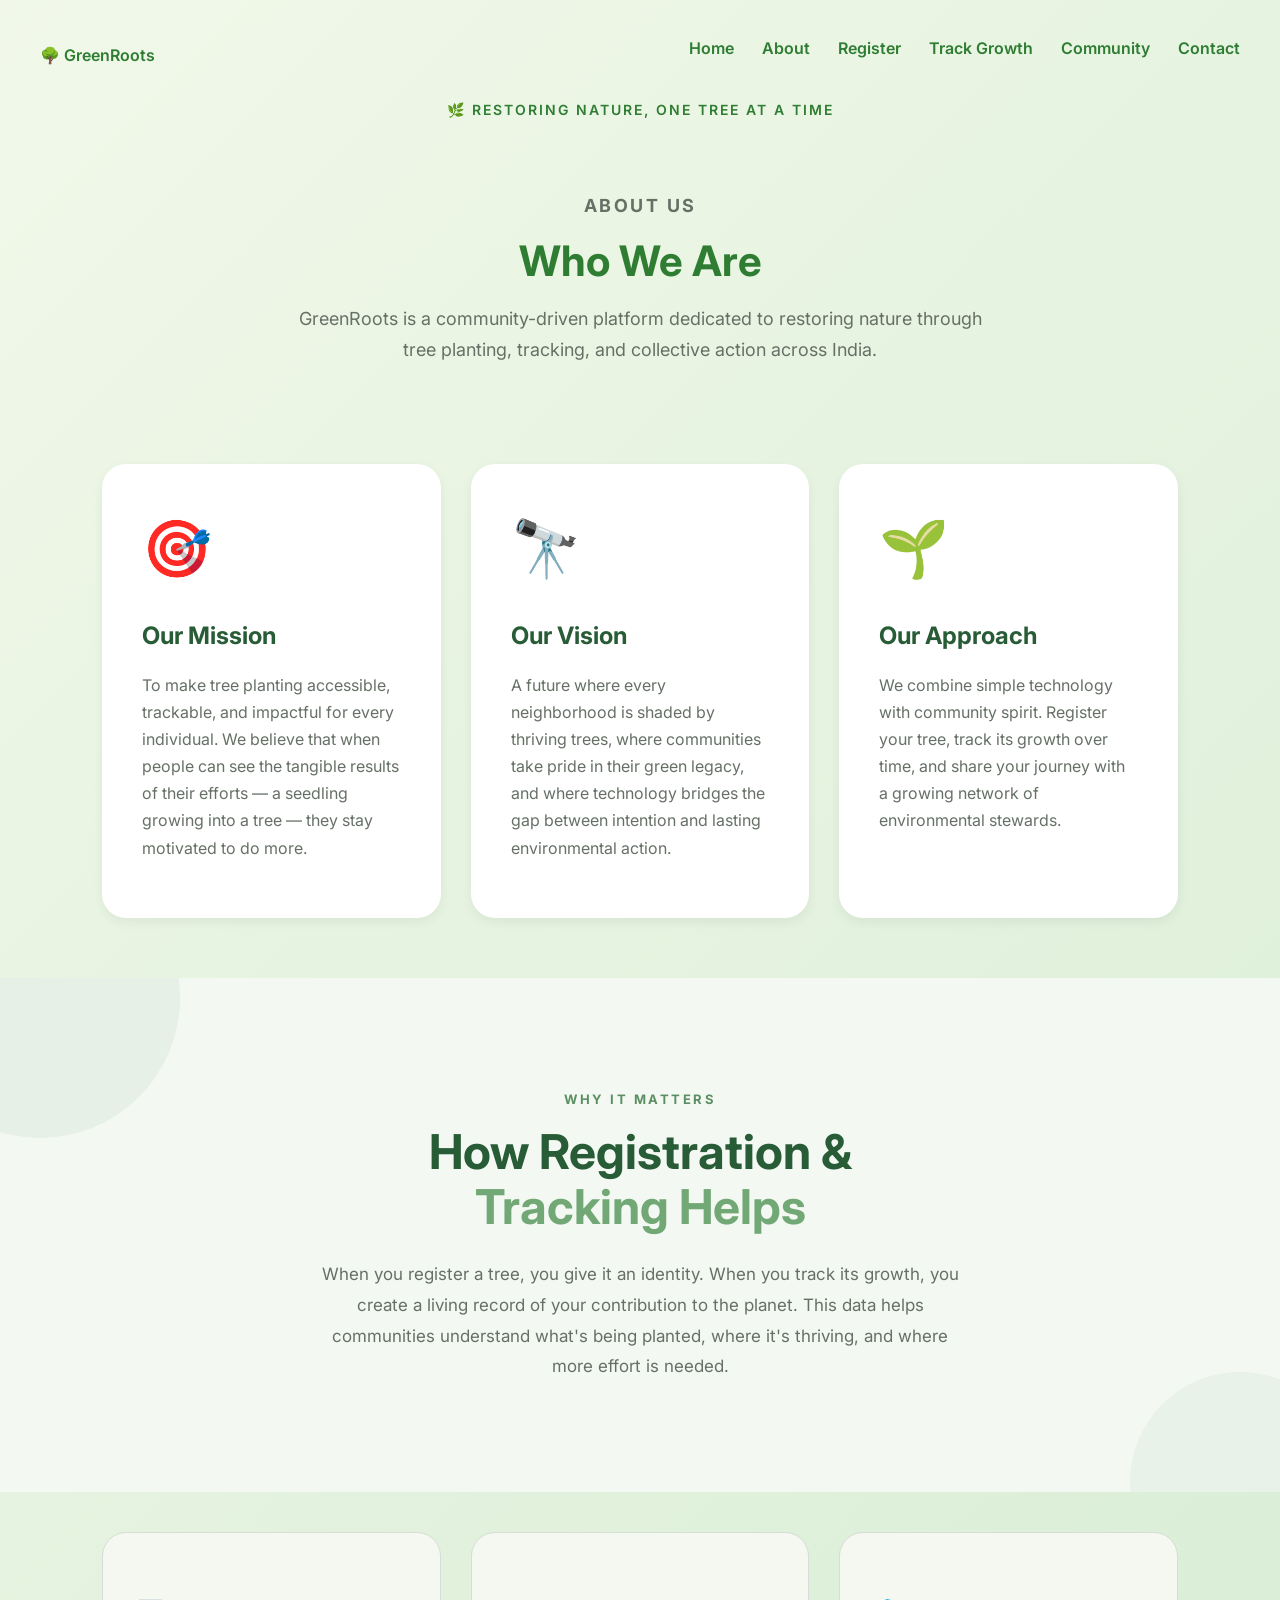
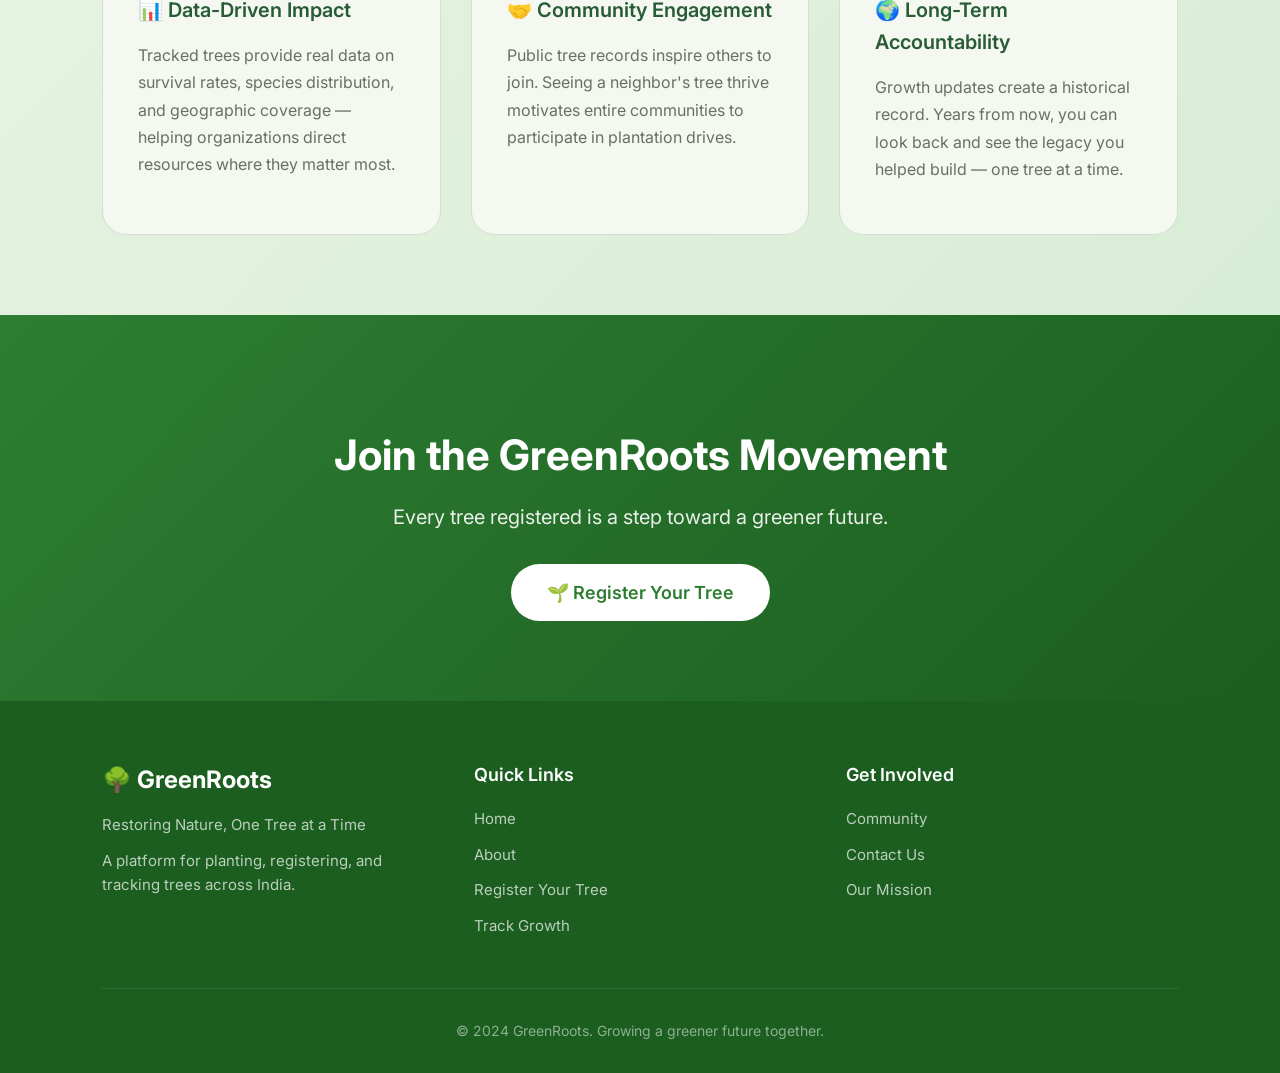
<file: about.html>
<!DOCTYPE html>
<html lang="en">
<head>
    <meta charset="UTF-8">
    <meta name="viewport" content="width=device-width, initial-scale=1.0">
    <title>About GreenRoots — Our Mission & Vision</title>
    <meta name="description" content="Learn about GreenRoots — our mission, vision, and how tree registration and tracking helps build a greener future.">
    <link rel="preconnect" href="https://fonts.googleapis.com">
    <link rel="preconnect" href="https://fonts.gstatic.com" crossorigin>
    <link href="https://fonts.googleapis.com/css2?family=Inter:wght@400;500;600;700;800&display=swap" rel="stylesheet">
    <link rel="stylesheet" href="style.css">
</head>
<body>
<header>
    <nav>
        <h1><a href="index.html">🌳 GreenRoots</a></h1>
        <ul class="nav-links">
            <li><a href="index.html">Home</a></li>
            <li><a href="about.html">About</a></li>
            <li><a href="register.html">Register</a></li>
            <li><a href="track.html">Track Growth</a></li>
            <li><a href="community.html">Community</a></li>
            <li><a href="contact.html">Contact</a></li>
        </ul>
        <button class="nav-toggle" aria-label="Toggle navigation menu" aria-expanded="false">
            <span></span>
            <span></span>
            <span></span>
        </button>
    </nav>
    <p class="tagline">🌿 Restoring Nature, One Tree at a Time</p>
</header>

<main>
    <section class="page-header">
        <p class="mission-tag">ABOUT US</p>
        <h2>Who We Are</h2>
        <p>GreenRoots is a community-driven platform dedicated to restoring nature through tree planting, tracking, and collective action across India.</p>
    </section>

    <section class="about-section">
        <div class="about-grid">
            <div class="about-card">
                <div class="about-icon">🎯</div>
                <h3>Our Mission</h3>
                <p>To make tree planting accessible, trackable, and impactful for every individual. We believe that when people can see the tangible results of their efforts — a seedling growing into a tree — they stay motivated to do more.</p>
            </div>
            <div class="about-card">
                <div class="about-icon">🔭</div>
                <h3>Our Vision</h3>
                <p>A future where every neighborhood is shaded by thriving trees, where communities take pride in their green legacy, and where technology bridges the gap between intention and lasting environmental action.</p>
            </div>
            <div class="about-card">
                <div class="about-icon">🌱</div>
                <h3>Our Approach</h3>
                <p>We combine simple technology with community spirit. Register your tree, track its growth over time, and share your journey with a growing network of environmental stewards.</p>
            </div>
        </div>
    </section>

    <section class="mission-section">
        <div class="mission-content">
            <p class="mission-tag">WHY IT MATTERS</p>
            <h2>How Registration &<br><span>Tracking Helps</span></h2>
            <p class="mission-description">
                When you register a tree, you give it an identity. When you track its growth, you create a living record of your contribution to the planet. This data helps communities understand what's being planted, where it's thriving, and where more effort is needed.
            </p>
        </div>
    </section>

    <section class="about-benefits">
        <div class="benefit-row">
            <div class="benefit-item">
                <h4>📊 Data-Driven Impact</h4>
                <p>Tracked trees provide real data on survival rates, species distribution, and geographic coverage — helping organizations direct resources where they matter most.</p>
            </div>
            <div class="benefit-item">
                <h4>🤝 Community Engagement</h4>
                <p>Public tree records inspire others to join. Seeing a neighbor's tree thrive motivates entire communities to participate in plantation drives.</p>
            </div>
            <div class="benefit-item">
                <h4>🌍 Long-Term Accountability</h4>
                <p>Growth updates create a historical record. Years from now, you can look back and see the legacy you helped build — one tree at a time.</p>
            </div>
        </div>
    </section>

    <section class="cta-section">
        <div class="cta-content">
            <h2>Join the GreenRoots Movement</h2>
            <p>Every tree registered is a step toward a greener future.</p>
            <button onclick="window.location.href='register.html'">🌱 Register Your Tree</button>
        </div>
    </section>
</main>

<footer class="site-footer">
    <div class="footer-content">
        <div class="footer-section">
            <h3>🌳 GreenRoots</h3>
            <p>Restoring Nature, One Tree at a Time</p>
            <p class="footer-desc">A platform for planting, registering, and tracking trees across India.</p>
        </div>
        <div class="footer-section">
            <h4>Quick Links</h4>
            <ul>
                <li><a href="index.html">Home</a></li>
                <li><a href="about.html">About</a></li>
                <li><a href="register.html">Register Your Tree</a></li>
                <li><a href="track.html">Track Growth</a></li>
            </ul>
        </div>
        <div class="footer-section">
            <h4>Get Involved</h4>
            <ul>
                <li><a href="community.html">Community</a></li>
                <li><a href="contact.html">Contact Us</a></li>
                <li><a href="about.html">Our Mission</a></li>
            </ul>
        </div>
    </div>
    <div class="footer-bottom">
        <p>© 2024 GreenRoots. Growing a greener future together.</p>
    </div>
</footer>

<script src="supabase-client.js"></script>
<script src="app.js"></script>
</body>
</html>
</file>
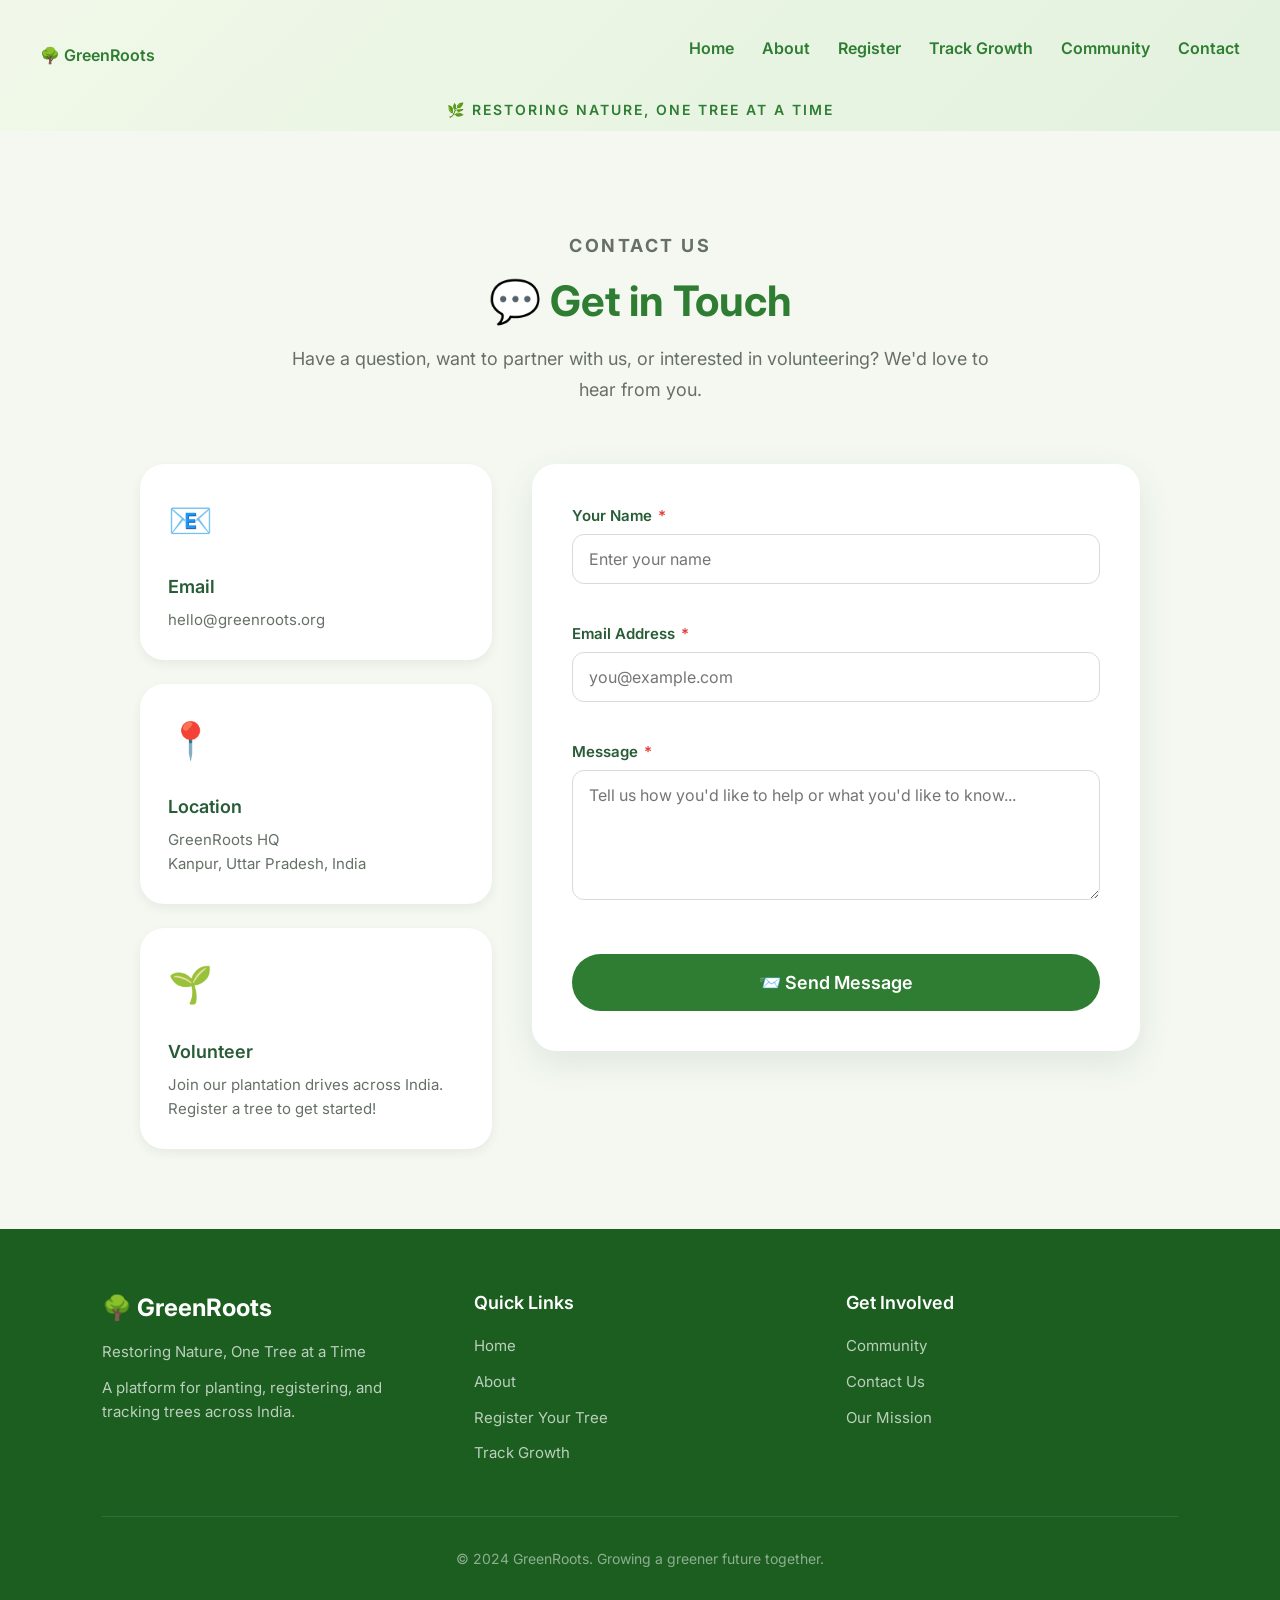
<file: contact.html>
<!DOCTYPE html>
<html lang="en">
<head>
    <meta charset="UTF-8">
    <meta name="viewport" content="width=device-width, initial-scale=1.0">
    <title>Contact GreenRoots</title>
    <meta name="description" content="Get in touch with GreenRoots — questions, partnerships, or volunteer inquiries.">
    <link rel="preconnect" href="https://fonts.googleapis.com">
    <link rel="preconnect" href="https://fonts.gstatic.com" crossorigin>
    <link href="https://fonts.googleapis.com/css2?family=Inter:wght@400;500;600;700;800&display=swap" rel="stylesheet">
    <link rel="stylesheet" href="style.css">
</head>
<body>
<header>
    <nav>
        <h1><a href="index.html">🌳 GreenRoots</a></h1>
        <ul class="nav-links">
            <li><a href="index.html">Home</a></li>
            <li><a href="about.html">About</a></li>
            <li><a href="register.html">Register</a></li>
            <li><a href="track.html">Track Growth</a></li>
            <li><a href="community.html">Community</a></li>
            <li><a href="contact.html">Contact</a></li>
        </ul>
        <button class="nav-toggle" aria-label="Toggle navigation menu" aria-expanded="false">
            <span></span>
            <span></span>
            <span></span>
        </button>
    </nav>
    <p class="tagline">🌿 Restoring Nature, One Tree at a Time</p>
</header>

<main class="contact-page">
    <div class="page-header">
        <p class="mission-tag">CONTACT US</p>
        <h2>💬 Get in Touch</h2>
        <p>Have a question, want to partner with us, or interested in volunteering? We'd love to hear from you.</p>
    </div>

    <div class="contact-layout">
        <div class="contact-info">
            <div class="contact-info-item">
                <div class="contact-info-icon">📧</div>
                <h4>Email</h4>
                <p>hello@greenroots.org</p>
            </div>
            <div class="contact-info-item">
                <div class="contact-info-icon">📍</div>
                <h4>Location</h4>
                <p>GreenRoots HQ<br>Kanpur, Uttar Pradesh, India</p>
            </div>
            <div class="contact-info-item">
                <div class="contact-info-icon">🌱</div>
                <h4>Volunteer</h4>
                <p>Join our plantation drives across India. Register a tree to get started!</p>
            </div>
        </div>

        <form class="contact-form" id="contact-form" novalidate>
            <div class="form-group">
                <label for="contact-name">Your Name <span class="required">*</span></label>
                <input type="text" id="contact-name" placeholder="Enter your name" required>
                <span class="field-error" id="error-contact-name"></span>
            </div>
            <div class="form-group">
                <label for="contact-email">Email Address <span class="required">*</span></label>
                <input type="email" id="contact-email" placeholder="you@example.com" required>
                <span class="field-error" id="error-contact-email"></span>
            </div>
            <div class="form-group">
                <label for="contact-message">Message <span class="required">*</span></label>
                <textarea id="contact-message" placeholder="Tell us how you'd like to help or what you'd like to know..." rows="5" required></textarea>
                <span class="field-error" id="error-contact-message"></span>
            </div>
            <div class="form-message" id="contact-form-message"></div>
            <button type="submit" id="contact-submit-btn">📨 Send Message</button>
        </form>
    </div>
</main>

<footer class="site-footer">
    <div class="footer-content">
        <div class="footer-section">
            <h3>🌳 GreenRoots</h3>
            <p>Restoring Nature, One Tree at a Time</p>
            <p class="footer-desc">A platform for planting, registering, and tracking trees across India.</p>
        </div>
        <div class="footer-section">
            <h4>Quick Links</h4>
            <ul>
                <li><a href="index.html">Home</a></li>
                <li><a href="about.html">About</a></li>
                <li><a href="register.html">Register Your Tree</a></li>
                <li><a href="track.html">Track Growth</a></li>
            </ul>
        </div>
        <div class="footer-section">
            <h4>Get Involved</h4>
            <ul>
                <li><a href="community.html">Community</a></li>
                <li><a href="contact.html">Contact Us</a></li>
                <li><a href="about.html">Our Mission</a></li>
            </ul>
        </div>
    </div>
    <div class="footer-bottom">
        <p>© 2024 GreenRoots. Growing a greener future together.</p>
    </div>
</footer>

<script src="supabase-client.js"></script>
<script src="app.js"></script>
</body>
</html>
</file>
<file: style.css>
:root {
    --green-primary: #2e7d32;
    --green-dark: #1b5e20;
    --green-light: #e8f5e9;
    --green-accent: #72a875;
    --green-soft: #f4f8f1;
    --green-border: #d5ddd5;
    --text-dark: #285c36;
    --text-body: #444;
    --text-muted: #667066;
    --text-light: #748074;
    --white: #ffffff;
    --shadow-sm: 0 4px 12px rgba(0,0,0,0.06);
    --shadow-md: 0 8px 25px rgba(40, 92, 54, 0.08);
    --shadow-lg: 0 12px 35px rgba(40, 92, 54, 0.10);
    --radius-sm: 12px;
    --radius-md: 16px;
    --radius-lg: 24px;
    --transition: 0.3s ease;
}

* {
    box-sizing: border-box;
}

body {
    margin: 0;
    font-family: 'Inter', Arial, sans-serif;
    background: linear-gradient(-45deg, #e8f5e9, #dcedc8, #c8e6c9, #f1f8e9);
    background-size: 400% 400%;
    animation: gradientMove 10s ease infinite;
    color: var(--text-body);
    line-height: 1.6;
}

h1 {
    color: var(--green-primary);
    font-size: 48px;
    font-weight: 800;
    margin: 0;
}

h1 a {
    color: inherit;
    text-decoration: none;
}

h2 {
    color: var(--green-primary);
    font-size: 42px;
    margin-bottom: 20px;
    line-height: 1.2;
    font-weight: 700;
}

h3 {
    color: var(--text-dark);
    font-weight: 700;
}

h4 {
    color: var(--text-dark);
    font-weight: 600;
}

p {
    color: var(--text-body);
    font-size: 18px;
    line-height: 1.7;
}

button {
    background-color: var(--green-primary);
    color: var(--white);
    border: none;
    padding: 18px 36px;
    font-size: 18px;
    font-weight: 600;
    cursor: pointer;
    transition: var(--transition);
    border-radius: 50px;
    font-family: inherit;
}

button:hover {
    transform: translateY(-4px);
    box-shadow: 0 10px 25px rgba(46, 125, 50, 0.3);
    background: #388e3c;
}

button:active {
    transform: translateY(-1px);
}

.btn-secondary {
    background: transparent;
    color: var(--green-primary);
    border: 2px solid var(--green-primary);
    margin-left: 12px;
}

.btn-secondary:hover {
    background: var(--green-light);
    color: var(--green-primary);
}

/* Navigation */
header {
    position: relative;
    z-index: 100;
}

nav {
    display: flex;
    justify-content: space-between;
    align-items: center;
    padding: 20px 40px;
    max-width: 1400px;
    margin: 0 auto;
}

nav h1 {
    font-size: 36px;
}

.nav-links {
    list-style: none;
    display: flex;
    gap: 28px;
    margin: 0;
    padding: 0;
}

nav a {
    font-size: 16px;
    text-decoration: none;
    color: var(--green-primary);
    font-weight: 600;
    transition: var(--transition);
    position: relative;
}

nav a:hover {
    color: var(--green-dark);
}

nav a::after {
    content: '';
    position: absolute;
    bottom: -4px;
    left: 0;
    width: 0;
    height: 2px;
    background: var(--green-primary);
    transition: width 0.3s ease;
}

nav a:hover::after {
    width: 100%;
}

.nav-toggle {
    display: none;
    flex-direction: column;
    gap: 5px;
    background: none;
    border: none;
    padding: 8px;
    cursor: pointer;
}

.nav-toggle span {
    display: block;
    width: 28px;
    height: 3px;
    background: var(--green-primary);
    border-radius: 2px;
    transition: var(--transition);
}

.nav-toggle.active span:nth-child(1) {
    transform: rotate(45deg) translate(6px, 6px);
}
.nav-toggle.active span:nth-child(2) {
    opacity: 0;
}
.nav-toggle.active span:nth-child(3) {
    transform: rotate(-45deg) translate(6px, -6px);
}

.tagline {
    font-size: 14px;
    font-weight: 600;
    color: var(--green-primary);
    text-transform: uppercase;
    letter-spacing: 2px;
    text-align: center;
    padding: 0 20px 10px;
    margin: 0;
}

/* Hero */
.hero {
    display: flex;
    justify-content: space-between;
    align-items: center;
    padding: 40px 60px;
    max-width: 1400px;
    margin: 0 auto;
    gap: 40px;
}

.hero-text {
    width: 55%;
    max-width: 600px;
}

.hero-text h2 {
    margin-top: 0;
}

.hero-text p {
    font-size: 20px;
    margin-bottom: 28px;
}

.hero-image {
    flex: 1;
    display: flex;
    justify-content: center;
    align-items: center;
}

.hero-image img {
    height: 500px;
    width: auto;
    max-width: 100%;
    animation: floatTree 4s ease-in-out infinite;
    filter: drop-shadow(0 20px 40px rgba(40, 92, 54, 0.15));
}

@keyframes floatTree {
    0% { transform: translateY(0); }
    50% { transform: translateY(-20px); }
    100% { transform: translateY(0); }
}

@keyframes gradientMove {
    0% { background-position: 0% 50%; }
    50% { background-position: 100% 50%;; }
    100% { background-position: 0% 50%; }
}

/* Features */
.features {
    padding: 80px 10%;
    text-align: center;
    background: #f8fff8;
}

.features h2 {
    font-size: 40px;
    margin-bottom: 50px;
}

.cards {
    display: flex;
    justify-content: center;
    gap: 30px;
    flex-wrap: wrap;
}

.card {
    width: 330px;
    min-height: 250px;
    background: var(--white);
    padding: 40px;
    border-radius: var(--radius-lg);
    box-shadow: var(--shadow-sm);
    transition: var(--transition);
    text-align: center;
}

.card:hover {
    transform: translateY(-10px);
    box-shadow: var(--shadow-lg);
}

.card h3 {
    font-size: 80px;
    margin: 0 0 22px;
    line-height: 1;
}

.card h4 {
    font-size: 24px;
    margin-bottom: 15px;
}

.card p {
    color: #666;
    line-height: 1.6;
    font-size: 16px;
}

/* Stats Section */
.stats-section {
    padding: 80px 8%;
    text-align: center;
    background: var(--white);
}

.stats-section h2 {
    margin-bottom: 50px;
}

.stats-row {
    display: flex;
    align-items: center;
    justify-content: center;
    gap: 40px;
    flex-wrap: wrap;
}

.stat-item {
    display: flex;
    flex-direction: column;
    align-items: center;
    gap: 8px;
}

.stat-item strong {
    font-size: 48px;
    font-weight: 800;
    color: var(--text-dark);
}

.stat-item span {
    font-size: 15px;
    letter-spacing: 0.5px;
    color: var(--text-light);
    font-weight: 500;
}

.stat-divider {
    width: 1px;
    height: 60px;
    background: rgba(40, 92, 54, 0.15);
}

/* How It Works */
.how-it-works {
    padding: 80px 8%;
    text-align: center;
    background: var(--green-soft);
}

.how-it-works h2 {
    margin-bottom: 50px;
}

.steps {
    display: flex;
    justify-content: center;
    align-items: flex-start;
    gap: 20px;
    flex-wrap: wrap;
}

.step {
    width: 300px;
    background: var(--white);
    padding: 40px 30px;
    border-radius: var(--radius-lg);
    box-shadow: var(--shadow-sm);
    transition: var(--transition);
    text-align: center;
}

.step:hover {
    transform: translateY(-6px);
    box-shadow: var(--shadow-md);
}

.step-number {
    width: 56px;
    height: 56px;
    border-radius: 50%;
    background: var(--green-primary);
    color: var(--white);
    font-size: 26px;
    font-weight: 700;
    display: flex;
    align-items: center;
    justify-content: center;
    margin: 0 auto 20px;
}

.step h4 {
    font-size: 22px;
    margin-bottom: 12px;
}

.step p {
    font-size: 16px;
    color: var(--text-muted);
}

.step-arrow {
    font-size: 32px;
    color: var(--green-accent);
    padding-top: 60px;
}

/* Mission Section */
.mission-section {
    padding: 110px 8%;
    background: #f3f8f3;
    position: relative;
    overflow: hidden;
}

.mission-content {
    max-width: 850px;
    margin: 0 auto;
    text-align: center;
    position: relative;
    z-index: 1;
}

.mission-tag {
    margin: 0 0 14px;
    font-size: 13px;
    font-weight: 700;
    letter-spacing: 2.5px;
    color: #5b8f62;
    text-transform: uppercase;
}

.mission-content h2 {
    margin: 0;
    font-size: 48px;
    line-height: 1.15;
    font-weight: 700;
    color: #285c36;
}

.mission-content h2 span {
    color: var(--green-accent);
}

.mission-description {
    max-width: 650px;
    margin: 25px auto 0;
    font-size: 17px;
    line-height: 1.8;
    color: var(--text-muted);
}

.mission-section::before {
    content: "";
    position: absolute;
    width: 280px;
    height: 280px;
    border-radius: 50%;
    background: rgba(114, 168, 117, 0.10);
    top: -120px;
    left: -100px;
}

.mission-section::after {
    content: "";
    position: absolute;
    width: 220px;
    height: 220px;
    border-radius: 50%;
    background: rgba(114, 168, 117, 0.08);
    bottom: -100px;
    right: -70px;
}

.mission-callout {
    position: relative;
    padding: 22px 28px;
    margin: 30px auto;
    max-width: 650px;
    background: rgba(255, 255, 255, 0.55);
    border-left: 3px solid var(--green-accent);
    border-radius: 0 14px 14px 0;
    box-shadow: 0 8px 25px rgba(40, 92, 54, 0.05);
}

.mission-impact {
    margin: 38px auto 0;
    display: flex;
    align-items: center;
    justify-content: center;
    gap: 32px;
    max-width: 650px;
}

.impact-item {
    display: flex;
    flex-direction: column;
    align-items: center;
    gap: 5px;
}

.impact-item strong {
    font-size: 28px;
    font-weight: 700;
    color: var(--text-dark);
}

.impact-item span {
    font-size: 13px;
    letter-spacing: 0.5px;
    color: var(--text-light);
}

.impact-divider {
    width: 1px;
    height: 42px;
    background: rgba(40, 92, 54, 0.18);
}

/* CTA Section */
.cta-section {
    padding: 80px 8%;
    text-align: center;
    background: linear-gradient(135deg, var(--green-primary), var(--green-dark));
}

.cta-content h2 {
    color: var(--white);
    margin-bottom: 16px;
}

.cta-content p {
    color: rgba(255, 255, 255, 0.9);
    margin-bottom: 30px;
    font-size: 20px;
}

.cta-content button {
    background: var(--white);
    color: var(--green-primary);
}

.cta-content button:hover {
    background: var(--green-light);
    transform: translateY(-4px);
}

/* Footer */
.site-footer {
    background: var(--green-dark);
    color: rgba(255, 255, 255, 0.85);
    padding: 60px 8% 0;
}

.footer-content {
    display: flex;
    justify-content: space-between;
    flex-wrap: wrap;
    gap: 40px;
    max-width: 1200px;
    margin: 0 auto;
}

.footer-section {
    flex: 1;
    min-width: 200px;
}

.footer-section h3 {
    color: var(--white);
    font-size: 24px;
    margin: 0 0 12px;
}

.footer-section h4 {
    color: var(--white);
    font-size: 18px;
    margin: 0 0 16px;
}

.footer-section p {
    color: rgba(255, 255, 255, 0.7);
    font-size: 15px;
    margin: 4px 0;
}

.footer-desc {
    margin-top: 12px !important;
    line-height: 1.6;
}

.footer-section ul {
    list-style: none;
    padding: 0;
    margin: 0;
}

.footer-section ul li {
    margin-bottom: 10px;
}

.footer-section ul a {
    color: rgba(255, 255, 255, 0.7);
    text-decoration: none;
    font-size: 15px;
    transition: var(--transition);
}

.footer-section ul a:hover {
    color: var(--white);
    padding-left: 4px;
}

.footer-bottom {
    text-align: center;
    padding: 30px 0;
    margin-top: 40px;
    border-top: 1px solid rgba(255, 255, 255, 0.1);
}

.footer-bottom p {
    color: rgba(255, 255, 255, 0.5);
    font-size: 14px;
    margin: 0;
}

/* Page Header (shared) */
.page-header {
    text-align: center;
    padding: 60px 20px 40px;
    max-width: 750px;
    margin: 0 auto;
}

.page-header h2 {
    margin: 10px 0 15px;
}

.page-header p {
    font-size: 18px;
    color: var(--text-muted);
    line-height: 1.7;
}

/* About Page */
.about-section {
    padding: 40px 8% 60px;
}

.about-grid {
    display: flex;
    gap: 30px;
    flex-wrap: wrap;
    justify-content: center;
    max-width: 1200px;
    margin: 0 auto;
}

.about-card {
    flex: 1;
    min-width: 280px;
    max-width: 380px;
    background: var(--white);
    padding: 40px;
    border-radius: var(--radius-lg);
    box-shadow: var(--shadow-sm);
    transition: var(--transition);
}

.about-card:hover {
    transform: translateY(-8px);
    box-shadow: var(--shadow-md);
}

.about-icon {
    font-size: 56px;
    margin-bottom: 20px;
}

.about-card h3 {
    font-size: 24px;
    margin-bottom: 15px;
}

.about-card p {
    font-size: 16px;
    color: var(--text-muted);
    line-height: 1.7;
}

.about-benefits {
    padding: 40px 8% 80px;
}

.benefit-row {
    display: flex;
    gap: 30px;
    flex-wrap: wrap;
    justify-content: center;
    max-width: 1200px;
    margin: 0 auto;
}

.benefit-item {
    flex: 1;
    min-width: 280px;
    max-width: 380px;
    background: var(--green-soft);
    padding: 35px;
    border-radius: var(--radius-lg);
    border: 1px solid var(--green-border);
    transition: var(--transition);
}

.benefit-item:hover {
    border-color: var(--green-accent);
    box-shadow: var(--shadow-sm);
}

.benefit-item h4 {
    font-size: 20px;
    margin-bottom: 12px;
}

.benefit-item p {
    font-size: 16px;
    color: var(--text-muted);
}

/* Registration Page */
.register-page {
    min-height: 80vh;
    padding: 60px 20px 80px;
    background: var(--green-soft);
}

.register-header {
    max-width: 750px;
    margin: 0 auto 45px;
    text-align: center;
}

.register-header h2 {
    font-size: 42px;
    color: var(--text-dark);
    margin: 10px 0 15px;
}

.register-header p {
    font-size: 18px;
    color: var(--text-muted);
    line-height: 1.7;
}

.tree-form {
    max-width: 600px;
    margin: 0 auto;
    padding: 40px;
    background: var(--white);
    border-radius: var(--radius-lg);
    box-shadow: var(--shadow-lg);
    display: flex;
    flex-direction: column;
    gap: 16px;
}

.form-group {
    display: flex;
    flex-direction: column;
    gap: 6px;
}

.tree-form label {
    font-size: 15px;
    font-weight: 600;
    color: var(--text-dark);
    margin-top: 8px;
}

.tree-form input,
.tree-form textarea {
    padding: 14px 16px;
    border: 1px solid var(--green-border);
    border-radius: var(--radius-sm);
    font-size: 16px;
    font-family: inherit;
    box-sizing: border-box;
    transition: border-color 0.2s ease;
}

.tree-form input:focus,
.tree-form textarea:focus {
    outline: none;
    border-color: var(--green-accent);
    box-shadow: 0 0 0 3px rgba(114, 168, 117, 0.15);
}

.tree-form input.invalid {
    border-color: #e53935;
}

.field-error {
    color: #e53935;
    font-size: 13px;
    font-weight: 500;
    min-height: 16px;
}

.photo-hint {
    font-size: 13px;
    color: var(--text-light);
    margin: 4px 0 0;
}

.location-button {
    background: var(--green-light);
    color: var(--text-dark);
    border: 1px solid #b8d5ba;
    padding: 14px;
    border-radius: var(--radius-sm);
    font-size: 16px;
    cursor: pointer;
    font-weight: 600;
}

.location-button:hover {
    background: #dcedc8;
    transform: none;
    box-shadow: none;
}

.location-status {
    font-size: 14px;
    color: var(--text-light);
    margin: 0;
}

.or-text {
    text-align: center;
    font-size: 13px;
    color: var(--text-light);
    margin: 8px 0;
    font-weight: 600;
    letter-spacing: 1px;
}

.manual-location {
    width: 100%;
    padding: 14px 16px;
    border: 1px solid var(--green-border);
    border-radius: var(--radius-sm);
    font-size: 16px;
    font-family: inherit;
    box-sizing: border-box;
    transition: border-color 0.2s ease;
}

.manual-location:focus {
    outline: none;
    border-color: var(--green-accent);
    box-shadow: 0 0 0 3px rgba(114, 168, 117, 0.15);
}

.location-suggestions {
    width: 100%;
    background: var(--white);
    border: 1px solid #cfd8cf;
    border-radius: var(--radius-md);
    margin-top: 8px;
    overflow: hidden;
    box-sizing: border-box;
    box-shadow: 0 12px 28px rgba(0, 0, 0, 0.12);
    animation: locationDrop 0.18s ease-out;
}

.location-suggestion {
    display: flex;
    align-items: center;
    gap: 12px;
    padding: 16px 18px;
    cursor: pointer;
    border-bottom: 1px solid #edf0ed;
    background: var(--white);
    font-size: 15px;
    line-height: 1.45;
    transition: background 0.15s ease, padding-left 0.15s ease;
}

.location-suggestion:last-child {
    border-bottom: none;
}

.location-suggestion:hover {
    background: #f1f7f1;
    padding-left: 22px;
}

.location-icon {
    display: flex;
    align-items: center;
    justify-content: center;
    width: 34px;
    height: 34px;
    flex-shrink: 0;
    border-radius: 50%;
    background: var(--green-light);
    font-size: 17px;
}

.no-location {
    padding: 16px 18px;
    color: #777;
    font-size: 14px;
}

@keyframes locationDrop {
    from { opacity: 0; transform: translateY(-6px); }
    to { opacity: 1; transform: translateY(0); }
}

#map {
    width: 100%;
    height: 350px;
    margin-top: 16px;
    border-radius: var(--radius-md);
    overflow: hidden;
    z-index: 1;
}

.form-message {
    padding: 0;
    border-radius: var(--radius-sm);
    font-size: 15px;
    font-weight: 500;
    text-align: center;
    transition: var(--transition);
    min-height: 0;
    overflow: hidden;
}

.form-message.success {
    background: #e8f5e9;
    color: var(--green-dark);
    padding: 14px 18px;
    border: 1px solid #a5d6a7;
}

.form-message.error {
    background: #ffebee;
    color: #c62828;
    padding: 14px 18px;
    border: 1px solid #ef9a9a;
}

.form-message.loading {
    color: var(--text-muted);
    padding: 14px 18px;
}

.tree-form button[type="submit"] {
    margin-top: 12px;
}

.tree-form button[type="submit"]:disabled {
    opacity: 0.6;
    cursor: not-allowed;
    transform: none;
    box-shadow: none;
}

/* Track Page */
.track-page {
    min-height: 80vh;
    padding: 40px 20px 80px;
    background: var(--green-soft);
}

.track-controls {
    display: flex;
    gap: 16px;
    max-width: 1200px;
    margin: 0 auto 30px;
    flex-wrap: wrap;
}

#track-search {
    flex: 1;
    min-width: 250px;
    padding: 14px 18px;
    border: 1px solid var(--green-border);
    border-radius: var(--radius-sm);
    font-size: 16px;
    font-family: inherit;
    box-sizing: border-box;
}

#track-search:focus {
    outline: none;
    border-color: var(--green-accent);
    box-shadow: 0 0 0 3px rgba(114, 168, 117, 0.15);
}

#track-filter {
    padding: 14px 18px;
    border: 1px solid var(--green-border);
    border-radius: var(--radius-sm);
    font-size: 16px;
    font-family: inherit;
    background: var(--white);
    cursor: pointer;
    min-width: 160px;
}

.track-layout {
    display: flex;
    gap: 30px;
    max-width: 1200px;
    margin: 0 auto;
    align-items: flex-start;
}

.tree-list {
    flex: 1;
    min-width: 0;
    display: flex;
    flex-direction: column;
    gap: 12px;
}

.tree-card {
    background: var(--white);
    padding: 20px 24px;
    border-radius: var(--radius-md);
    box-shadow: var(--shadow-sm);
    cursor: pointer;
    transition: var(--transition);
    border: 2px solid transparent;
}

.tree-card:hover {
    transform: translateY(-3px);
    box-shadow: var(--shadow-md);
}

.tree-card.active {
    border-color: var(--green-primary);
    background: var(--green-light);
}

.tree-card-header {
    display: flex;
    justify-content: space-between;
    align-items: center;
    margin-bottom: 8px;
}

.tree-card-title {
    font-size: 18px;
    font-weight: 700;
    color: var(--text-dark);
}

.tree-card-meta {
    font-size: 14px;
    color: var(--text-light);
}

.growth-badge {
    font-size: 12px;
    font-weight: 600;
    padding: 4px 12px;
    border-radius: 20px;
    text-transform: capitalize;
}

.growth-badge.seedling { background: #e8f5e9; color: #2e7d32; }
.growth-badge.sapling { background: #dcedc8; color: #33691e; }
.growth-badge.young { background: #c8e6c9; color: #1b5e20; }
.growth-badge.mature { background: #a5d6a7; color: #1b5e20; }

.tree-detail {
    flex: 1;
    min-width: 0;
    background: var(--white);
    border-radius: var(--radius-lg);
    box-shadow: var(--shadow-md);
    padding: 30px;
    position: sticky;
    top: 20px;
}

.track-placeholder {
    text-align: center;
    padding: 60px 20px;
}

.track-placeholder-icon {
    font-size: 64px;
    margin-bottom: 20px;
}

.track-placeholder p {
    color: var(--text-light);
    font-size: 16px;
}

.track-loading {
    text-align: center;
    padding: 40px;
    color: var(--text-light);
    font-size: 16px;
}

.detail-header {
    margin-bottom: 24px;
}

.detail-header h3 {
    font-size: 28px;
    margin: 0 0 6px;
}

.detail-header p {
    font-size: 15px;
    color: var(--text-light);
    margin: 0;
}

.detail-grid {
    display: grid;
    grid-template-columns: 1fr 1fr;
    gap: 16px;
    margin-bottom: 24px;
}

.detail-item {
    background: var(--green-soft);
    padding: 16px;
    border-radius: var(--radius-sm);
}

.detail-item label {
    display: block;
    font-size: 12px;
    font-weight: 600;
    text-transform: uppercase;
    letter-spacing: 0.5px;
    color: var(--text-light);
    margin-bottom: 4px;
}

.detail-item .value {
    display: block;
    font-size: 16px;
    font-weight: 600;
    color: var(--text-dark);
}

.detail-updates h4 {
    font-size: 18px;
    margin: 0 0 16px;
    color: var(--text-dark);
}

.update-entry {
    background: var(--green-soft);
    padding: 16px;
    border-radius: var(--radius-sm);
    margin-bottom: 12px;
    border-left: 3px solid var(--green-accent);
}

.update-date {
    font-size: 13px;
    font-weight: 600;
    color: var(--green-primary);
    margin-bottom: 6px;
}

.update-entry p {
    font-size: 15px;
    color: var(--text-muted);
    margin: 4px 0 0;
}

.update-stats {
    display: flex;
    gap: 16px;
    font-size: 14px;
    color: var(--text-light);
}

.update-stats span {
    font-weight: 600;
    color: var(--text-dark);
}

#track-map {
    width: 100%;
    height: 300px;
    margin-top: 20px;
    border-radius: var(--radius-md);
    overflow: hidden;
}

/* Track UID Entry */
.track-uid-entry {
    max-width: 600px;
    margin: 0 auto 40px;
    background: var(--white);
    padding: 40px;
    border-radius: var(--radius-lg);
    box-shadow: var(--shadow-md);
    text-align: center;
}

.track-uid-form {
    margin-bottom: 16px;
}

.track-uid-label {
    display: block;
    font-size: 16px;
    font-weight: 600;
    color: var(--text-dark);
    margin-bottom: 12px;
}

.track-uid-input-row {
    display: flex;
    gap: 12px;
    flex-wrap: wrap;
}

#track-uid-input {
    flex: 1;
    min-width: 200px;
    padding: 14px 18px;
    border: 1px solid var(--green-border);
    border-radius: var(--radius-sm);
    font-size: 18px;
    font-family: 'Courier New', monospace;
    letter-spacing: 1px;
    text-align: center;
    box-sizing: border-box;
    transition: border-color 0.2s ease;
}

#track-uid-input:focus {
    outline: none;
    border-color: var(--green-accent);
    box-shadow: 0 0 0 3px rgba(114, 168, 117, 0.15);
}

#track-uid-btn {
    padding: 14px 28px;
    font-size: 16px;
}

.track-uid-message {
    margin-top: 14px;
    font-size: 15px;
    min-height: 0;
    transition: var(--transition);
}

.track-uid-message.loading {
    color: var(--text-muted);
}

.track-uid-message.error {
    color: #c62828;
    font-weight: 500;
}

.track-uid-hint {
    font-size: 14px;
    color: var(--text-light);
    margin: 0;
}

.track-uid-hint a {
    color: var(--green-primary);
    font-weight: 600;
    text-decoration: none;
}

.track-uid-hint a:hover {
    text-decoration: underline;
}

.track-result {
    max-width: 800px;
    margin: 0 auto;
}

.tree-uid-display {
    display: inline-block;
    background: var(--green-soft);
    border: 1px solid var(--green-border);
    border-radius: var(--radius-sm);
    padding: 6px 14px;
    font-size: 14px;
    color: var(--text-muted);
    margin-top: 10px;
}

.tree-uid-display strong {
    color: var(--green-primary);
    font-family: 'Courier New', monospace;
    letter-spacing: 1px;
}

/* Tree photo in detail */
.tree-photo-display {
    margin: 20px 0;
    text-align: center;
}

.tree-photo-display img {
    max-width: 100%;
    max-height: 400px;
    border-radius: var(--radius-md);
    box-shadow: var(--shadow-sm);
    object-fit: cover;
}

.tree-photo-label {
    font-size: 13px;
    font-weight: 600;
    color: var(--text-light);
    text-transform: uppercase;
    letter-spacing: 0.5px;
    margin-bottom: 8px;
}

/* Update status banner */
.update-status {
    margin: 24px 0;
    padding: 24px;
    border-radius: var(--radius-md);
    text-align: center;
    animation: fadeInUp 0.4s ease-out;
}

.update-status.not-due {
    background: var(--green-soft);
    border: 1px solid var(--green-border);
}

.update-status.due {
    background: #e8f5e9;
    border: 1px solid #a5d6a7;
}

.update-status.recently-updated {
    background: #f1f8e9;
    border: 1px solid #c5e1c5;
}

.update-status-icon {
    font-size: 40px;
    margin-bottom: 10px;
}

.update-status h4 {
    font-size: 18px;
    color: var(--text-dark);
    margin: 0 0 6px;
}

.update-status p {
    font-size: 15px;
    color: var(--text-muted);
    margin: 0;
}

/* Update form container */
.update-form-container {
    margin-top: 30px;
    padding: 30px;
    background: var(--green-soft);
    border-radius: var(--radius-lg);
    border: 1px solid var(--green-border);
}

.update-form-container h3 {
    font-size: 22px;
    color: var(--text-dark);
    margin: 0 0 8px;
}

.update-form-intro {
    font-size: 15px;
    color: var(--text-muted);
    margin: 0 0 24px;
}

.tree-update-form {
    display: flex;
    flex-direction: column;
    gap: 16px;
}

.tree-update-form label {
    font-size: 15px;
    font-weight: 600;
    color: var(--text-dark);
}

.tree-update-form select,
.tree-update-form input,
.tree-update-form textarea {
    padding: 14px 16px;
    border: 1px solid var(--green-border);
    border-radius: var(--radius-sm);
    font-size: 16px;
    font-family: inherit;
    box-sizing: border-box;
    transition: border-color 0.2s ease;
}

.tree-update-form select:focus,
.tree-update-form input:focus,
.tree-update-form textarea:focus {
    outline: none;
    border-color: var(--green-accent);
    box-shadow: 0 0 0 3px rgba(114, 168, 117, 0.15);
}

.tree-update-form select.invalid,
.tree-update-form input.invalid,
.tree-update-form textarea.invalid {
    border-color: #e53935;
}

.tree-update-form button[type="submit"]:disabled {
    opacity: 0.6;
    cursor: not-allowed;
    transform: none;
    box-shadow: none;
}

/* Timeline photo */
.timeline-photo {
    max-width: 200px;
    max-height: 150px;
    border-radius: var(--radius-sm);
    margin-top: 8px;
    box-shadow: var(--shadow-sm);
}

/* Community Page */
.community-page {
    min-height: 80vh;
    padding: 40px 20px 0;
}

.community-stats {
    display: flex;
    gap: 20px;
    flex-wrap: wrap;
    justify-content: center;
    max-width: 1200px;
    margin: 0 auto 60px;
}

.community-stat-card {
    flex: 1;
    min-width: 200px;
    max-width: 280px;
    background: var(--white);
    padding: 40px 30px;
    border-radius: var(--radius-lg);
    box-shadow: var(--shadow-sm);
    text-align: center;
    transition: var(--transition);
}

.community-stat-card:hover {
    transform: translateY(-8px);
    box-shadow: var(--shadow-md);
}

.community-stat-icon {
    font-size: 48px;
    margin-bottom: 16px;
}

.community-stat-card strong {
    font-size: 42px;
    font-weight: 800;
    color: var(--text-dark);
    display: block;
}

.community-stat-card span {
    font-size: 15px;
    color: var(--text-light);
    margin-top: 8px;
    display: block;
}

.community-activity,
.community-species,
.community-contributors {
    padding: 0 8% 60px;
    max-width: 1200px;
    margin: 0 auto;
}

.community-activity h2,
.community-species h2,
.community-contributors h2 {
    text-align: center;
    margin-bottom: 40px;
}

.activity-feed {
    display: flex;
    flex-direction: column;
    gap: 12px;
}

.activity-item {
    display: flex;
    align-items: center;
    gap: 16px;
    background: var(--white);
    padding: 20px 24px;
    border-radius: var(--radius-md);
    box-shadow: var(--shadow-sm);
    transition: var(--transition);
}

.activity-item:hover {
    box-shadow: var(--shadow-md);
    transform: translateX(4px);
}

.activity-avatar {
    width: 48px;
    height: 48px;
    border-radius: 50%;
    background: var(--green-light);
    display: flex;
    align-items: center;
    justify-content: center;
    font-size: 24px;
    flex-shrink: 0;
}

.activity-content {
    flex: 1;
}

.activity-text {
    font-size: 15px;
    color: var(--text-body);
}

.activity-text strong {
    color: var(--text-dark);
}

.activity-time {
    font-size: 13px;
    color: var(--text-light);
    margin-top: 2px;
}

.species-bar-row {
    display: flex;
    align-items: center;
    gap: 16px;
    margin-bottom: 16px;
}

.species-label {
    width: 100px;
    font-weight: 600;
    color: var(--text-dark);
    font-size: 15px;
}

.species-bar-bg {
    flex: 1;
    height: 28px;
    background: var(--green-soft);
    border-radius: 14px;
    overflow: hidden;
}

.species-bar-fill {
    height: 100%;
    background: linear-gradient(90deg, var(--green-primary), var(--green-accent));
    border-radius: 14px;
    transition: width 0.8s ease;
}

.species-count {
    width: 40px;
    text-align: right;
    font-weight: 700;
    color: var(--text-dark);
    font-size: 15px;
}

.contributors-grid {
    display: flex;
    gap: 20px;
    flex-wrap: wrap;
    justify-content: center;
}

.contributor-card {
    flex: 1;
    min-width: 200px;
    max-width: 280px;
    background: var(--white);
    padding: 30px;
    border-radius: var(--radius-lg);
    box-shadow: var(--shadow-sm);
    text-align: center;
    transition: var(--transition);
}

.contributor-card:hover {
    transform: translateY(-6px);
    box-shadow: var(--shadow-md);
}

.contributor-avatar {
    width: 64px;
    height: 64px;
    border-radius: 50%;
    background: var(--green-light);
    display: flex;
    align-items: center;
    justify-content: center;
    font-size: 28px;
    margin: 0 auto 16px;
}

.contributor-name {
    font-size: 18px;
    font-weight: 700;
    color: var(--text-dark);
    margin-bottom: 4px;
}

.contributor-count {
    font-size: 14px;
    color: var(--text-light);
}

/* Contact Page */
.contact-page {
    min-height: 80vh;
    padding: 40px 20px 80px;
    background: var(--green-soft);
}

.contact-layout {
    display: flex;
    gap: 40px;
    max-width: 1000px;
    margin: 0 auto;
    align-items: flex-start;
}

.contact-info {
    flex: 1;
    min-width: 250px;
    display: flex;
    flex-direction: column;
    gap: 24px;
}

.contact-info-item {
    background: var(--white);
    padding: 28px;
    border-radius: var(--radius-lg);
    box-shadow: var(--shadow-sm);
}

.contact-info-icon {
    font-size: 36px;
    margin-bottom: 12px;
}

.contact-info-item h4 {
    font-size: 18px;
    margin-bottom: 6px;
}

.contact-info-item p {
    font-size: 15px;
    color: var(--text-muted);
    margin: 0;
    line-height: 1.6;
}

.contact-form {
    flex: 1.5;
    min-width: 300px;
    background: var(--white);
    padding: 40px;
    border-radius: var(--radius-lg);
    box-shadow: var(--shadow-lg);
    display: flex;
    flex-direction: column;
    gap: 16px;
}

.contact-form label {
    font-size: 15px;
    font-weight: 600;
    color: var(--text-dark);
}

.contact-form input,
.contact-form textarea {
    padding: 14px 16px;
    border: 1px solid var(--green-border);
    border-radius: var(--radius-sm);
    font-size: 16px;
    font-family: inherit;
    box-sizing: border-box;
    transition: border-color 0.2s ease;
    resize: vertical;
}

.contact-form input:focus,
.contact-form textarea:focus {
    outline: none;
    border-color: var(--green-accent);
    box-shadow: 0 0 0 3px rgba(114, 168, 117, 0.15);
}

.contact-form input.invalid,
.contact-form textarea.invalid {
    border-color: #e53935;
}

.contact-form button[type="submit"]:disabled {
    opacity: 0.6;
    cursor: not-allowed;
    transform: none;
    box-shadow: none;
}

/* Required field indicator */
.tree-form label .required,
.contact-form label .required {
    color: #e53935;
    margin-left: 2px;
}

/* Success confirmation card */
.success-confirmation {
    background: #e8f5e9;
    border: 1px solid #a5d6a7;
    border-radius: var(--radius-md);
    padding: 28px;
    text-align: center;
    margin-top: 12px;
    animation: fadeInUp 0.4s ease-out;
}

.success-confirmation .success-icon {
    font-size: 48px;
    margin-bottom: 12px;
}

.success-confirmation h3 {
    font-size: 22px;
    color: var(--green-dark);
    margin-bottom: 8px;
}

.success-confirmation p {
    font-size: 15px;
    color: var(--text-muted);
    margin-bottom: 16px;
}

.success-confirmation .tree-ref {
    display: inline-block;
    background: var(--white);
    border: 1px solid #a5d6a7;
    border-radius: var(--radius-sm);
    padding: 8px 16px;
    font-size: 14px;
    font-weight: 600;
    color: var(--green-dark);
    font-family: 'Courier New', monospace;
    letter-spacing: 1px;
    margin-bottom: 20px;
}

.success-confirmation .success-actions {
    display: flex;
    gap: 12px;
    justify-content: center;
    flex-wrap: wrap;
}

.success-confirmation .success-actions button {
    padding: 12px 24px;
    font-size: 15px;
}

.success-confirmation .success-actions .btn-secondary {
    background: transparent;
    color: var(--green-primary);
    border: 2px solid var(--green-primary);
    margin-left: 0;
}

.success-confirmation .success-actions .btn-secondary:hover {
    background: var(--green-light);
}

/* Skeleton loading */
.skeleton-card {
    background: var(--white);
    padding: 20px 24px;
    border-radius: var(--radius-md);
    box-shadow: var(--shadow-sm);
    border: 2px solid transparent;
}

.skeleton-line {
    height: 16px;
    background: linear-gradient(90deg, #e8f0e8 25%, #f4f8f1 50%, #e8f0e8 75%);
    background-size: 200% 100%;
    border-radius: 8px;
    animation: shimmer 1.5s infinite;
    margin-bottom: 8px;
}

.skeleton-line.short { width: 40%; }
.skeleton-line.medium { width: 65%; }
.skeleton-line.long { width: 85%; }

@keyframes shimmer {
    0% { background-position: 200% 0; }
    100% { background-position: -200% 0; }
}

@keyframes fadeInUp {
    from { opacity: 0; transform: translateY(12px); }
    to { opacity: 1; transform: translateY(0); }
}

/* Growth timeline */
.growth-timeline {
    position: relative;
    padding-left: 28px;
    margin-top: 8px;
}

.growth-timeline::before {
    content: '';
    position: absolute;
    left: 10px;
    top: 0;
    bottom: 0;
    width: 2px;
    background: linear-gradient(to bottom, var(--green-accent), var(--green-light));
    border-radius: 2px;
}

.timeline-entry {
    position: relative;
    padding: 12px 16px;
    margin-bottom: 12px;
    background: var(--green-soft);
    border-radius: var(--radius-sm);
    border-left: 3px solid var(--green-accent);
    animation: fadeInUp 0.3s ease-out;
}

.timeline-entry::before {
    content: '';
    position: absolute;
    left: -22px;
    top: 18px;
    width: 12px;
    height: 12px;
    border-radius: 50%;
    background: var(--green-primary);
    border: 2px solid var(--white);
    box-shadow: 0 0 0 2px var(--green-accent);
}

.timeline-entry.planting::before {
    background: #8d6e52;
    box-shadow: 0 0 0 2px #d7c4b0;
}

.timeline-date {
    font-size: 13px;
    font-weight: 600;
    color: var(--green-primary);
    margin-bottom: 4px;
}

.timeline-entry.planting .timeline-date {
    color: #8d6e52;
}

.timeline-label {
    font-size: 12px;
    font-weight: 600;
    text-transform: uppercase;
    letter-spacing: 0.5px;
    color: var(--text-light);
    margin-bottom: 4px;
}

.timeline-stats {
    display: flex;
    gap: 16px;
    font-size: 14px;
    color: var(--text-dark);
    font-weight: 600;
}

.timeline-entry p {
    font-size: 14px;
    color: var(--text-muted);
    margin: 4px 0 0;
    line-height: 1.5;
}

/* Health status badges */
.health-badge {
    font-size: 12px;
    font-weight: 600;
    padding: 3px 10px;
    border-radius: 20px;
    text-transform: capitalize;
}

.health-badge.healthy { background: #e8f5e9; color: #2e7d32; }
.health-badge.needs_attention { background: #fff8e1; color: #f57f17; }
.health-badge.diseased { background: #ffebee; color: #c62828; }
.health-badge.deceased { background: #efebe9; color: #5d4037; }

/* Empty state */
.empty-state {
    text-align: center;
    padding: 50px 20px;
}

.empty-state-icon {
    font-size: 56px;
    margin-bottom: 16px;
    opacity: 0.6;
}

.empty-state h4 {
    font-size: 18px;
    color: var(--text-dark);
    margin-bottom: 8px;
}

.empty-state p {
    font-size: 15px;
    color: var(--text-light);
    margin-bottom: 16px;
}

.empty-state a {
    color: var(--green-primary);
    font-weight: 600;
    text-decoration: none;
}

.empty-state a:hover {
    text-decoration: underline;
}

/* Error state */
.error-state {
    text-align: center;
    padding: 40px 20px;
    background: #fff5f5;
    border-radius: var(--radius-md);
    border: 1px solid #ffcdd2;
}

.error-state-icon {
    font-size: 48px;
    margin-bottom: 12px;
}

.error-state h4 {
    color: #c62828;
    margin-bottom: 8px;
}

.error-state p {
    font-size: 15px;
    color: #e57373;
    margin-bottom: 16px;
}

.error-state button {
    background: #c62828;
    padding: 10px 24px;
    font-size: 14px;
}

.error-state button:hover {
    background: #d32f2f;
}

/* Focus-visible accessibility */
button:focus-visible,
nav a:focus-visible,
.tree-card:focus-visible,
.location-suggestion:focus-visible,
input:focus-visible,
select:focus-visible,
textarea:focus-visible {
    outline: 2px solid var(--green-primary);
    outline-offset: 2px;
}

/* Community stage breakdown */
.stage-breakdown {
    display: flex;
    gap: 12px;
    flex-wrap: wrap;
    justify-content: center;
    max-width: 1200px;
    margin: 0 auto 60px;
    padding: 0 8%;
}

.stage-card {
    flex: 1;
    min-width: 140px;
    max-width: 220px;
    background: var(--white);
    padding: 28px 20px;
    border-radius: var(--radius-md);
    box-shadow: var(--shadow-sm);
    text-align: center;
    transition: var(--transition);
}

.stage-card:hover {
    transform: translateY(-4px);
    box-shadow: var(--shadow-md);
}

.stage-card-icon {
    font-size: 36px;
    margin-bottom: 10px;
}

.stage-card strong {
    font-size: 32px;
    font-weight: 800;
    color: var(--text-dark);
    display: block;
}

.stage-card span {
    font-size: 13px;
    color: var(--text-light);
    margin-top: 4px;
    display: block;
}

/* Responsive */
@media (max-width: 1024px) {
    .hero {
        flex-direction: column;
        text-align: center;
        padding: 30px 30px;
    }

    .hero-text {
        width: 100%;
    }

    .hero-image img {
        height: 350px;
    }

    .track-layout {
        flex-direction: column;
    }

    .tree-detail {
        position: static;
    }

    .contact-layout {
        flex-direction: column;
    }
}

@media (max-width: 768px) {
    nav {
        padding: 16px 20px;
    }

    .nav-links {
        position: fixed;
        top: 0;
        right: -100%;
        flex-direction: column;
        background: var(--white);
        width: 260px;
        height: 100vh;
        padding: 80px 30px 30px;
        gap: 20px;
        box-shadow: -4px 0 20px rgba(0,0,0,0.1);
        transition: right 0.3s ease;
        z-index: 200;
    }

    .nav-links.open {
        right: 0;
    }

    .nav-toggle {
        display: flex;
        z-index: 300;
    }

    h1 {
        font-size: 32px;
    }

    nav h1 {
        font-size: 28px;
    }

    h2 {
        font-size: 32px;
    }

    .hero-text h2 {
        font-size: 30px;
    }

    .hero-text p {
        font-size: 17px;
    }

    .hero-image img {
        height: 260px;
    }

    .btn-secondary {
        margin-left: 0;
        margin-top: 12px;
    }

    .features {
        padding: 60px 20px;
    }

    .cards {
        gap: 20px;
    }

    .card {
        width: 100%;
        max-width: 400px;
    }

    .stats-row {
        gap: 20px;
    }

    .stat-divider {
        display: none;
    }

    .stat-item strong {
        font-size: 36px;
    }

    .step-arrow {
        display: none;
    }

    .steps {
        gap: 20px;
    }

    .step {
        width: 100%;
        max-width: 400px;
    }

    .mission-section {
        padding: 60px 20px;
    }

    .mission-content h2 {
        font-size: 32px;
    }

    .mission-impact {
        gap: 16px;
    }

    .tree-form {
        padding: 24px 20px;
    }

    .detail-grid {
        grid-template-columns: 1fr;
    }

    .community-stats {
        gap: 16px;
    }

    .community-stat-card {
        min-width: 140px;
        padding: 30px 20px;
    }

    .track-controls {
        flex-direction: column;
    }

    #track-filter {
        width: 100%;
    }

    .footer-content {
        flex-direction: column;
        gap: 30px;
    }
}

@media (max-width: 480px) {
    .hero {
        padding: 20px;
    }

    .hero-text h2 {
        font-size: 26px;
    }

    .features h2,
    .how-it-works h2,
    .stats-section h2 {
        font-size: 28px;
    }

    .card {
        padding: 30px 24px;
    }

    .card h3 {
        font-size: 56px;
    }

    .community-stat-card strong {
        font-size: 32px;
    }

    .contact-form {
        padding: 24px 20px;
    }
}
</file>
